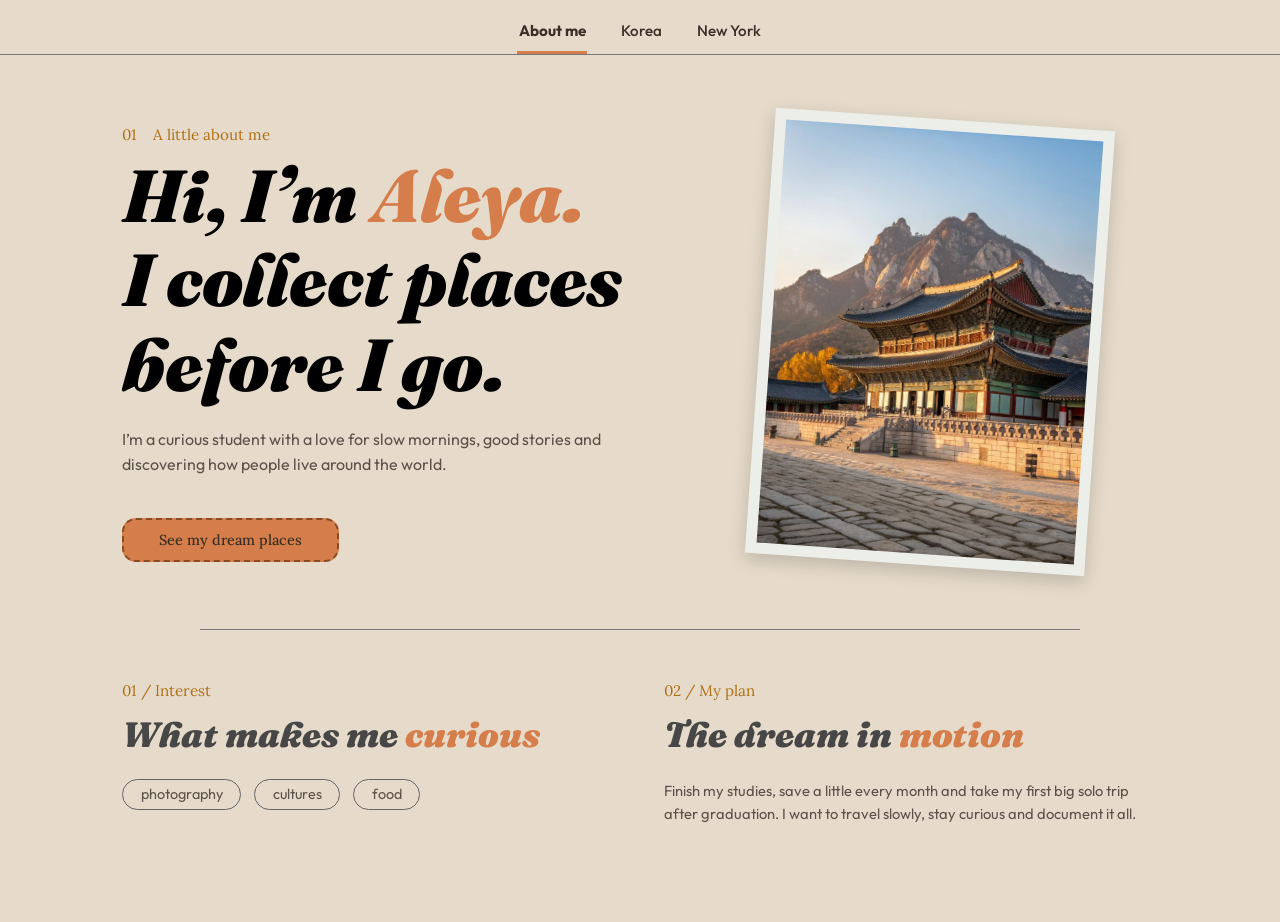
<file: index.html>
<!DOCTYPE html>
<html lang="en">
<head>
<meta charset="UTF-8">
<meta name="viewport" content="width=device-width, initial-scale=1">
<title>Aleya | About me</title>
<link rel="preconnect" href="https://fonts.googleapis.com">
<link rel="preconnect" href="https://fonts.gstatic.com" crossorigin>
<link href="https://fonts.googleapis.com/css2?family=Fraunces:ital,opsz,wght@1,9..144,900&family=Outfit:wght@400;500;700&family=Lora:wght@400;500&family=Anton&display=swap" rel="stylesheet">
<link rel="stylesheet" href="style.css">
</head>
<body>

<nav aria-label="Main">
  <a href="index.html" aria-current="page">About me</a>
  <a href="place1.html">Korea</a>
  <a href="place2.html">New York</a>
</nav>

<main>
  <div class="hero">
    <div>
      <span class="label">01&nbsp;&nbsp;&nbsp;&nbsp;A little about me</span>
      <h1>Hi, I’m <em>Aleya.</em><br>I collect places<br>before I go.</h1>
      <p>I’m a curious student with a love for slow mornings, good stories and discovering how people live around the world.</p>
      <a class="btn primary" href="place1.html">See my dream places</a>
    </div>
    <div class="polaroid"><div class="photo" role="img" aria-label="Gyeongbokgung Palace in Seoul"></div></div>
  </div>

  <hr class="divider">

  <div class="cols">
    <div>
      <span class="label">01 / Interest</span>
      <h2>What makes me <em>curious</em></h2>
      <ul class="tags"><li>photography</li><li>cultures</li><li>food</li></ul>
    </div>
    <div>
      <span class="label">02 / My plan</span>
      <h2>The dream in <em>motion</em></h2>
      <p>Finish my studies, save a little every month and take my first big solo trip after graduation. I want to travel slowly, stay curious and document it all.</p>
    </div>
  </div>
</main>

</body>
</html>
</file>
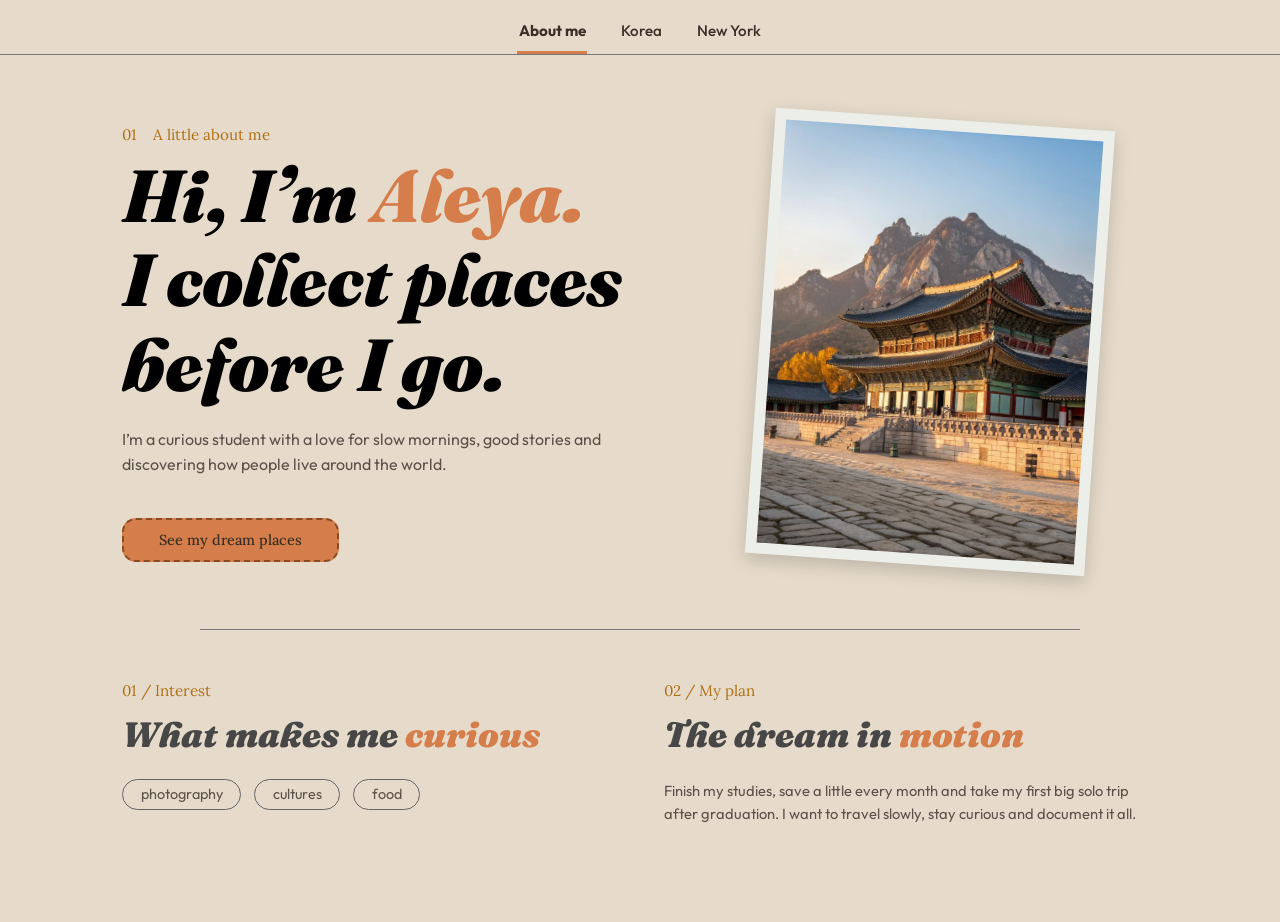
<file: biodata.html>
<!DOCTYPE html>
<html lang="en">
<head>
<meta charset="UTF-8">
<meta name="viewport" content="width=device-width, initial-scale=1">
<title>Aleya | About me</title>
<link rel="preconnect" href="https://fonts.googleapis.com">
<link rel="preconnect" href="https://fonts.gstatic.com" crossorigin>
<link href="https://fonts.googleapis.com/css2?family=Fraunces:ital,opsz,wght@1,9..144,900&family=Outfit:wght@400;500;700&family=Lora:wght@400;500&family=Anton&display=swap" rel="stylesheet">
<link rel="stylesheet" href="style.css">
</head>
<body>

<nav aria-label="Main">
  <a href="index.html" aria-current="page">About me</a>
  <a href="place1.html">Korea</a>
  <a href="place2.html">New York</a>
</nav>

<main>
  <div class="hero">
    <div>
      <span class="label">01&nbsp;&nbsp;&nbsp;&nbsp;A little about me</span>
      <h1>Hi, I’m <em>Aleya.</em><br>I collect places<br>before I go.</h1>
      <p>I’m a curious student with a love for slow mornings, good stories and discovering how people live around the world.</p>
      <a class="btn primary" href="place1.html">See my dream places</a>
    </div>
    <div class="polaroid"><div class="photo" role="img" aria-label="Gyeongbokgung Palace in Seoul"></div></div>
  </div>

  <hr class="divider">

  <div class="cols">
    <div>
      <span class="label">01 / Interest</span>
      <h2>What makes me <em>curious</em></h2>
      <ul class="tags"><li>photography</li><li>cultures</li><li>food</li></ul>
    </div>
    <div>
      <span class="label">02 / My plan</span>
      <h2>The dream in <em>motion</em></h2>
      <p>Finish my studies, save a little every month and take my first big solo trip after graduation. I want to travel slowly, stay curious and document it all.</p>
    </div>
  </div>
</main>

</body>
</html>
</file>
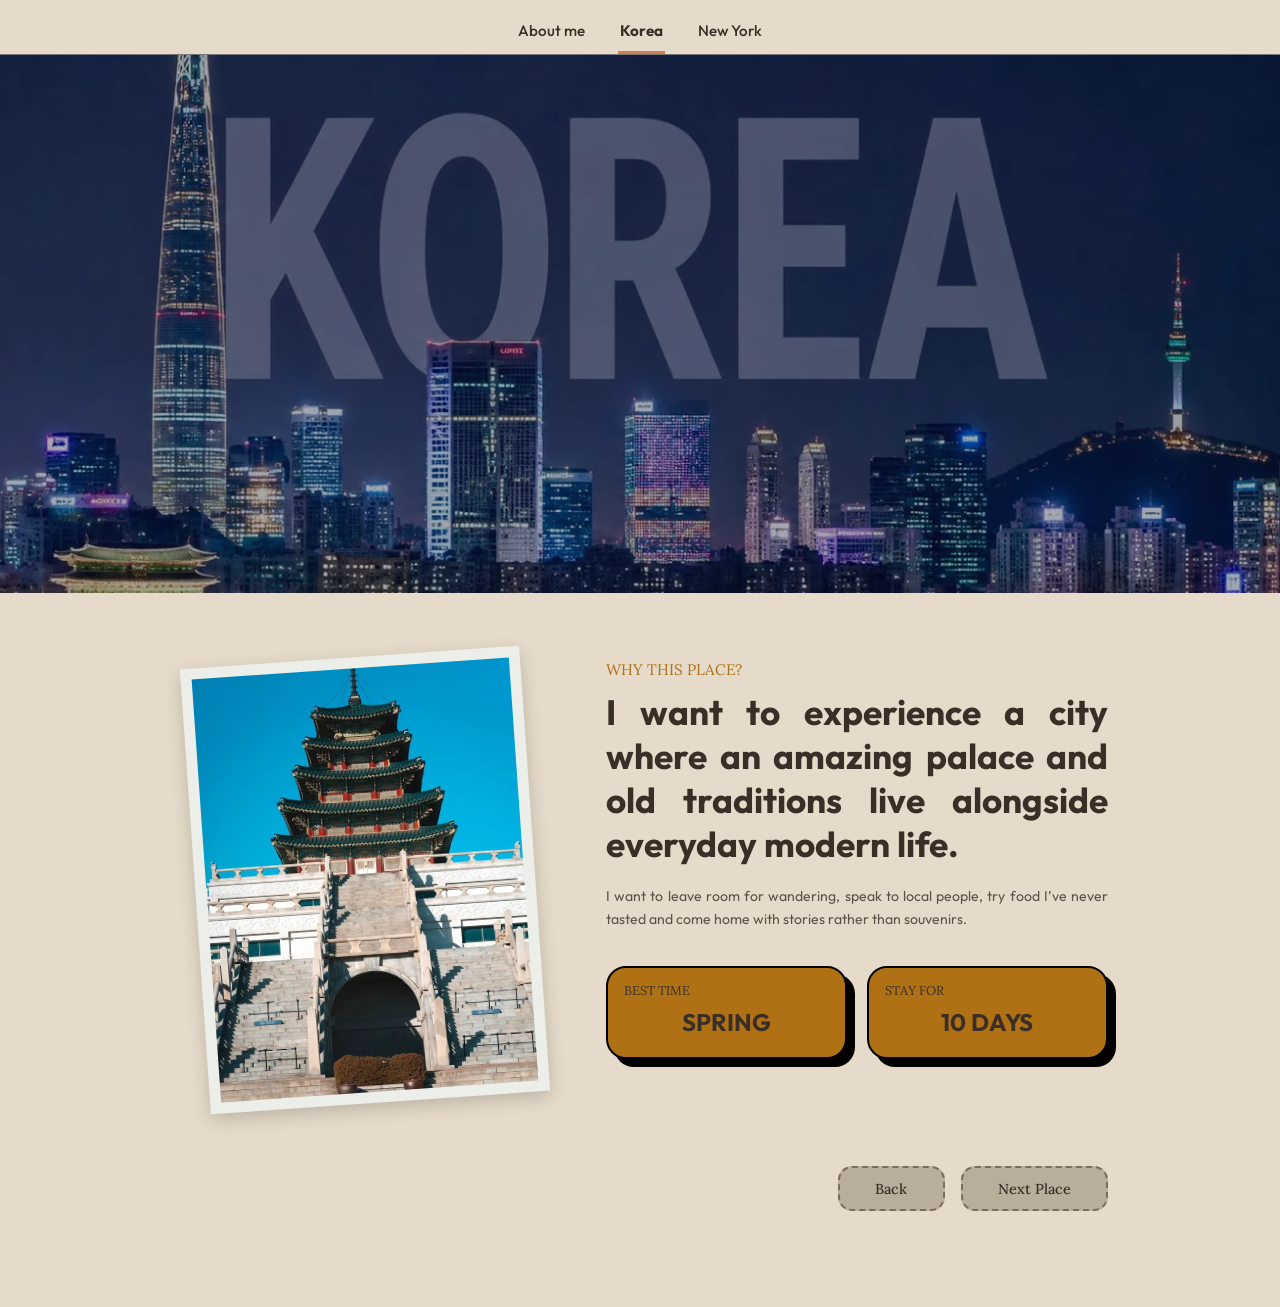
<file: place1.html>
<!DOCTYPE html>
<html lang="en">
<head>
<meta charset="UTF-8">
<meta name="viewport" content="width=device-width, initial-scale=1">
<title>Aleya | Korea</title>
<link rel="preconnect" href="https://fonts.googleapis.com">
<link rel="preconnect" href="https://fonts.gstatic.com" crossorigin>
<link href="https://fonts.googleapis.com/css2?family=Fraunces:ital,opsz,wght@1,9..144,900&family=Outfit:wght@400;500;700&family=Lora:wght@400;500&family=Anton&display=swap" rel="stylesheet">
<link rel="stylesheet" href="style.css">
</head>
<body class="place1">

<nav aria-label="Main">
  <a href="index.html">About me</a>
  <a href="place1.html" aria-current="page">Korea</a>
  <a href="place2.html">New York</a>
</nav>

<main>
 <div class="banner"><h1 class="sr-only">NEW YORK</h1></div>

  <div class="place">
    <div class="polaroid"><div class="photo" role="img" aria-label="Pagoda-style tower in Seoul"></div></div>
    <div>
      <span class="label">WHY THIS PLACE?</span>
      <h2>I want to experience a city where an amazing palace and old traditions live alongside everyday modern life.</h2>
      <p>I want to leave room for wandering, speak to local people, try food I’ve never tasted and come home with stories rather than souvenirs.</p>
      <div class="facts">
        <div class="fact"><span>BEST TIME</span><strong>Spring</strong></div>
        <div class="fact"><span>STAY FOR</span><strong>10 days</strong></div>
      </div>
    </div>
  </div>

  <div class="actions">
    <a class="btn" href="index.html">Back</a>
    <a class="btn" href="place2.html">Next Place</a>
  </div>
</main>

</body>
</html>
</file>
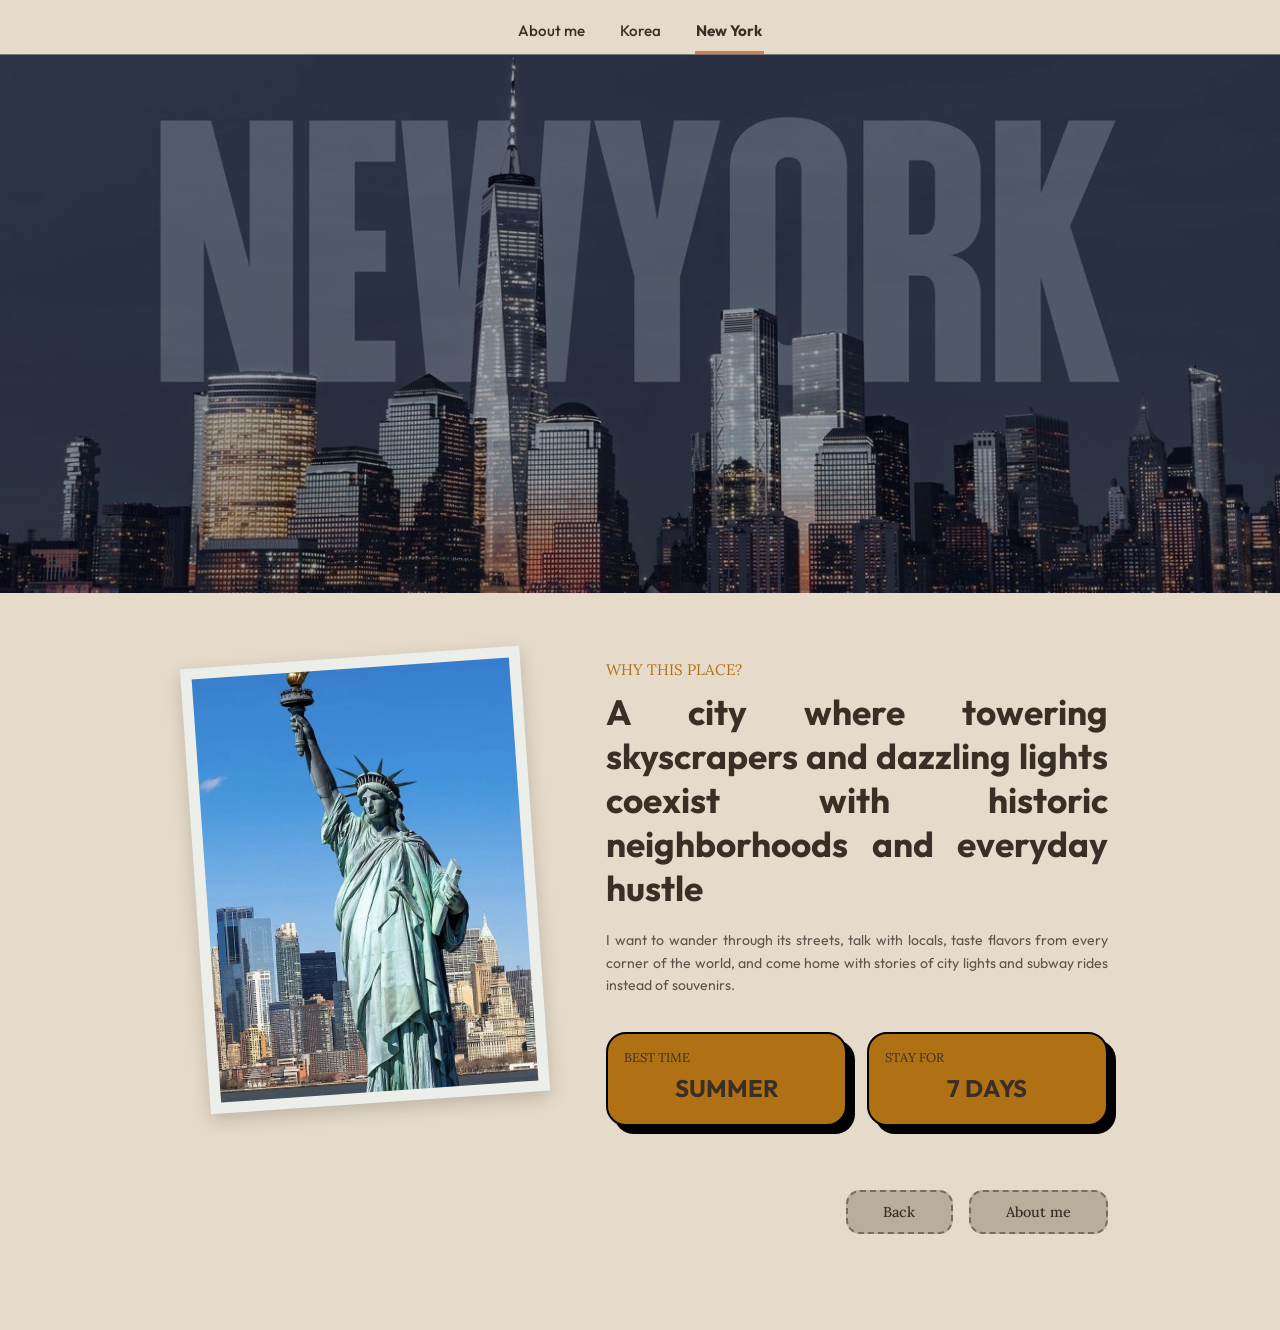
<file: place2.html>
<!DOCTYPE html>
<html lang="en">
<head>
<meta charset="UTF-8">
<meta name="viewport" content="width=device-width, initial-scale=1">
<title>Aleya | New York</title>
<link rel="preconnect" href="https://fonts.googleapis.com">
<link rel="preconnect" href="https://fonts.gstatic.com" crossorigin>
<link href="https://fonts.googleapis.com/css2?family=Fraunces:ital,opsz,wght@1,9..144,900&family=Outfit:wght@400;500;700&family=Lora:wght@400;500&family=Anton&display=swap" rel="stylesheet">
<link rel="stylesheet" href="style.css">
</head>
<body class="place2">

<nav aria-label="Main">
  <a href="index.html">About me</a>
  <a href="place1.html">Korea</a>
  <a href="place2.html" aria-current="page">New York</a>
</nav>

<main>
  <div class="banner"><h1 class="sr-only">NEW YORK</h1></div>

  <div class="place">
    <div class="polaroid"><div class="photo" role="img" aria-label="Statue of Liberty"></div></div>
    <div>
      <span class="label">WHY THIS PLACE?</span>
      <h2>A city where towering skyscrapers and dazzling lights coexist with historic neighborhoods and everyday hustle</h2>
      <p>I want to wander through its streets, talk with locals, taste flavors from every corner of the world, and come home with stories of city lights and subway rides instead of souvenirs.</p>
      <div class="facts">
        <div class="fact"><span>BEST TIME</span><strong>Summer</strong></div>
        <div class="fact"><span>STAY FOR</span><strong>7 days</strong></div>
      </div>
    </div>
  </div>

  <div class="actions">
    <a class="btn" href="place1.html">Back</a>
    <a class="btn" href="index.html">About me</a>
  </div>
</main>

</body>
</html>
</file>
<file: style.css>
:root{
  --bg:#e6dbca; --ink:#3a2f27; --muted:#5c524a;
  --accent:#d57e4b;
  --gold:#b07115;
  --btn-grey:#b9ad9c;
  --display:'Fraunces',Georgia,serif;
  --body:'Outfit',system-ui,sans-serif;
  --label:'Lora',Georgia,serif;
}
*{box-sizing:border-box;margin:0;padding:0}
body{background:var(--bg);color:var(--ink);font-family:var(--body);line-height:1.6}
:focus-visible{outline:3px solid var(--ink);outline-offset:3px}

nav{display:flex;justify-content:center;gap:2rem;padding:1.1rem 1rem 0;border-bottom:1px solid #777;
  background:var(--bg);position:sticky;top:0;z-index:10}
nav a{font:500 .95rem var(--body);color:var(--ink);text-decoration:none;padding:.2rem .1rem .7rem;
  border-bottom:3px solid transparent}
nav a[aria-current="page"]{font-weight:700;border-bottom-color:var(--accent)}

.label{font-family:var(--label);color:var(--gold);font-size:.95rem}
.polaroid{background:#eceeea;padding:.7rem;box-shadow:0 6px 18px rgba(0,0,0,.18);transform:rotate(-4deg);width:min(100%,340px)}
.photo{aspect-ratio:3/4;background-size:cover;background-position:center;background-color:#8a7c6a}
.btn{display:inline-block;text-decoration:none;font:500 .9rem var(--label);color:var(--ink);
  padding:.7rem 2.2rem;border-radius:14px;cursor:pointer;border:2px dashed #7a6c5c;background:var(--btn-grey)}
.btn.primary{background:var(--accent);border-color:#8a4a22}
.btn:hover{filter:brightness(1.07)}

.hero{max-width:1100px;margin:0 auto;padding:4rem 2rem;display:grid;grid-template-columns:1.2fr 1fr;gap:2rem;align-items:center}
.hero h1{font-family:var(--display);font-style:italic;font-weight:900;font-size:clamp(2.6rem,6vw,4.6rem);line-height:1.15;margin:.4rem 0 1.2rem;color:#000}
.hero h1 em{color:var(--accent)}
.hero p{max-width:30rem;color:var(--muted);margin-bottom:2.5rem}
.hero .polaroid{justify-self:center;transform:rotate(4deg)}
.hero .photo{background-image:url('korea1.jpeg'),linear-gradient(160deg,#6f9bd0,#c98f55)}
.divider{max-width:880px;margin:0 auto;border:0;border-top:1px solid #777}
.cols{max-width:1100px;margin:0 auto;padding:3rem 2rem 6rem;display:grid;grid-template-columns:1fr 1fr;gap:3rem}
.cols h2{font-family:var(--display);font-style:italic;font-weight:900;font-size:clamp(1.6rem,3vw,2.2rem);color:#474747;margin:.2rem 0 1rem}
.cols h2 em{color:var(--accent)}
.cols p{color:var(--muted);font-size:.92rem}
.tags{display:flex;gap:.8rem;flex-wrap:wrap;list-style:none}
.tags li{border:1px solid #666;border-radius:999px;padding:.2rem 1.1rem;font-size:.9rem;color:var(--muted)}

.banner{position:relative;height:clamp(260px,42vw,4400px);background-size:cover;background-position:center;
  display:grid;place-items:center;overflow:hidden}
.banner::before{content:"";position:absolute;inset:0;background:rgba(10,15,40,.35)}
.banner h1{position:relative;font-family:'Anton',Impact,sans-serif;font-weight:400;
  font-size:clamp(4rem,17vw,12rem);letter-spacing:.02em;color:rgba(255,255,255,.35);line-height:1}
.place1 .banner{background-image:url('korea2.jpeg'),linear-gradient(#10163a,#3b3f78)}
.place2 .banner{background-image:url('newyork2.jpeg'),linear-gradient(#2b3140,#6b7280)}
.place1 .photo{background-image:url('korea3.jpeg'),linear-gradient(#1f8fd1,#c9b79a)}
.place2 .photo{background-image:url('newyork1.jpeg'),linear-gradient(#2f79d0,#7fb0a8)}
.place{max-width:1000px;margin:0 auto;padding:4rem 2rem 2rem;display:grid;grid-template-columns:1fr 1.3fr;gap:3rem;align-items:start}
.place .polaroid{justify-self:center}
.place h2{font-size:clamp(1.6rem,3.2vw,2.2rem);line-height:1.25;text-align:justify;margin:.5rem 0 1.2rem}
.place p{font-size:.88rem;color:var(--muted);text-align:justify}
.facts{display:grid;grid-template-columns:1fr 1fr;gap:1.2rem;margin-top:2.2rem}
.fact{background:var(--gold);border:2px solid #000;border-radius:20px;box-shadow:8px 8px 0 #000;padding:.6rem 1rem 1rem}
.fact span{font-family:var(--label);font-size:.8rem}
.fact strong{display:block;text-align:center;font-size:1.5rem;font-weight:700;text-transform:uppercase}
.actions{max-width:1000px;margin:0 auto;padding:2rem 2rem 6rem;display:flex;justify-content:flex-end;gap:1rem}

@media (max-width:760px){
  .hero,.cols,.place{grid-template-columns:1fr}
  .hero .polaroid{order:-1}
  .actions{justify-content:center}
  nav{gap:1.2rem}
}
@media (prefers-reduced-motion:no-preference){
  main{animation:fade .35s ease}
  @keyframes fade{from{opacity:0}to{opacity:1}}

  .sr-only{
  position:absolute;
  width:1px;height:1px;
  overflow:hidden;
  clip:rect(0,0,0,0);
}
}
</file>
